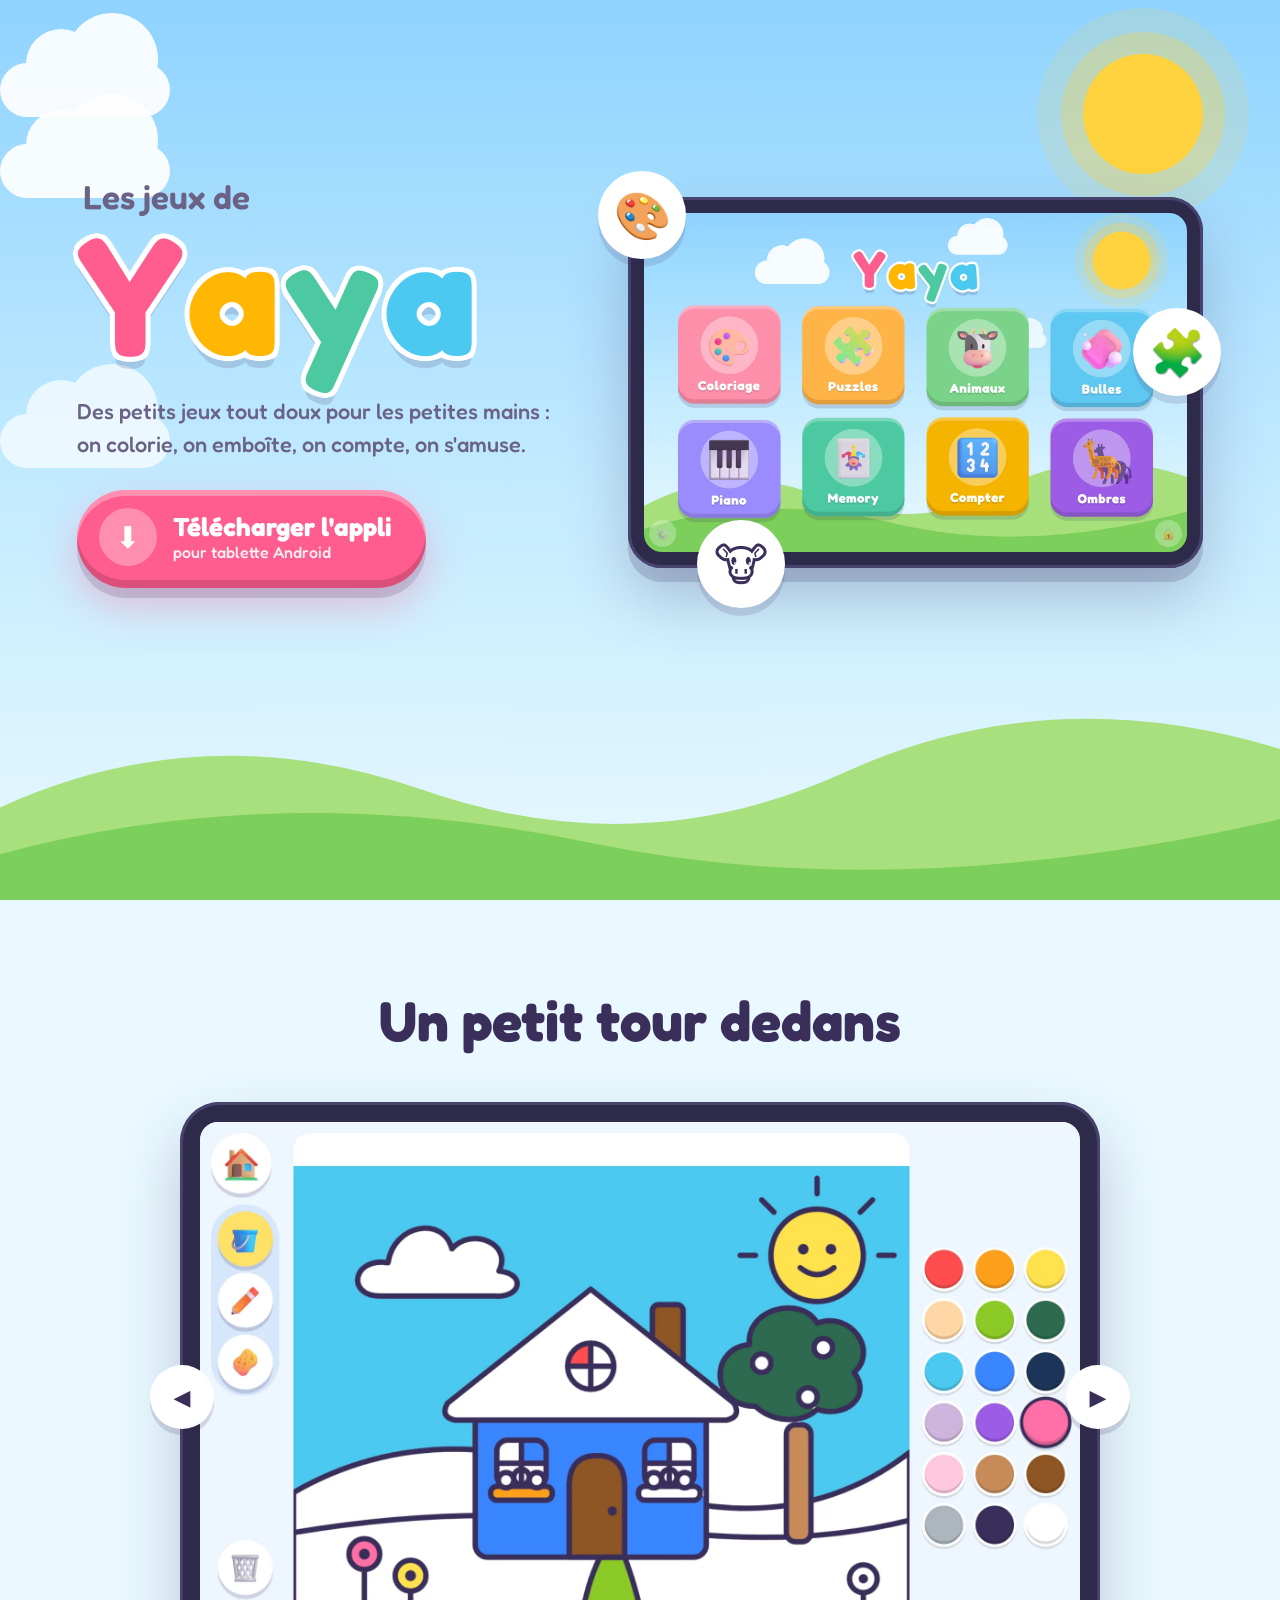
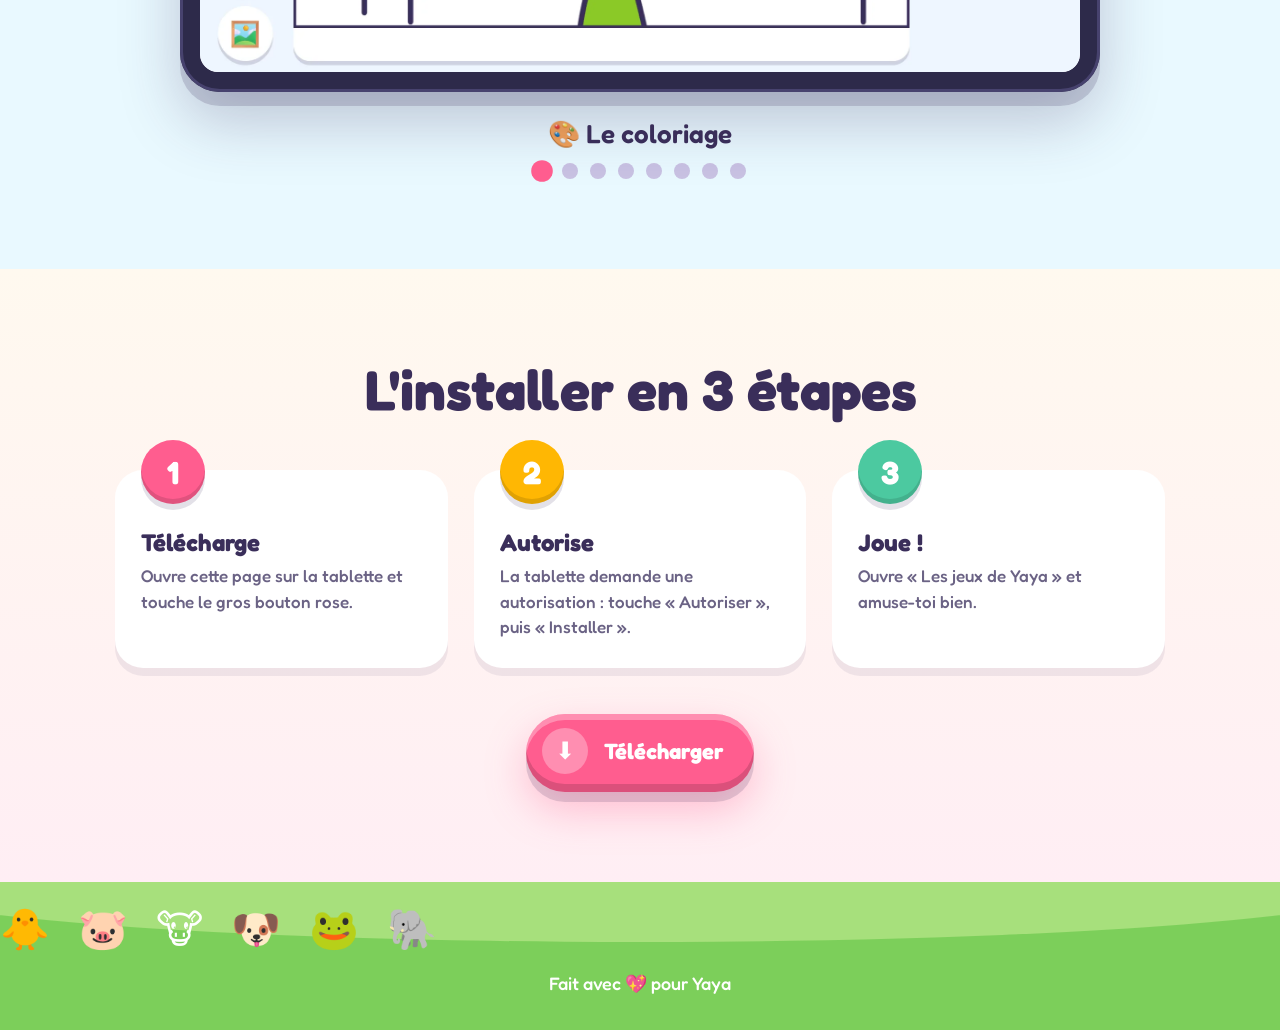
<file: site/index.html>
<!doctype html>
<html lang="fr">
<head>
  <meta charset="utf-8">
  <meta name="viewport" content="width=device-width, initial-scale=1">
  <title>Les jeux de Yaya · petits jeux tout doux pour Android</title>
  <meta name="description" content="Des petits jeux tout doux pour les 3 ans et plus : coloriage, puzzles, animaux, bulles, piano et memory.">
  <meta name="theme-color" content="#8fd3ff">
  <meta property="og:title" content="Les jeux de Yaya">
  <meta property="og:description" content="Des petits jeux tout doux pour les tout-petits, sur tablette.">
  <meta property="og:image" content="https://yaya.glaede.fr/img/menu.webp">
  <meta property="og:type" content="website">
  <link rel="icon" href="favicon.svg" type="image/svg+xml">
  <link rel="preload" href="fonts/fredoka.woff2" as="font" type="font/woff2" crossorigin>
  <link rel="stylesheet" href="style.css">
</head>
<body>
  <!-- Bulles qui montent en fond (créées par app.js) -->
  <div class="bubbles" aria-hidden="true"></div>

  <!-- =========================== Haut de page =========================== -->
  <header class="hero">
    <div class="sky" aria-hidden="true">
      <div class="sun"></div>
      <div class="cloud c1"></div>
      <div class="cloud c2"></div>
      <div class="cloud c3"></div>
    </div>

    <div class="hero-inner">
      <div class="hero-text">
        <p class="kicker">Les jeux de</p>
        <h1 class="name" aria-label="Yaya">
          <span style="--c:#ff5d8f;--i:0">Y</span><span style="--c:#ffb703;--i:1">a</span><span style="--c:#4cc9a0;--i:2">y</span><span style="--c:#4cc9f0;--i:3">a</span>
        </h1>
        <p class="tagline">Des petits jeux tout doux pour les petites mains&nbsp;:<br>on colorie, on emboîte, on compte, on s'amuse.</p>

        <a class="candy download" id="download" href="https://github.com/Glaede2/les-jeux-de-yaya/releases/latest/download/LesJeuxDeYaya.apk">
          <span class="candy-icon">⬇️</span>
          <span>
            <strong>Télécharger l'appli</strong>
            <small>pour tablette Android</small>
          </span>
        </a>
      </div>

      <div class="hero-device">
        <div class="tablet tilt">
          <img src="img/menu.webp" alt="L'écran d'accueil de l'appli : le prénom Yaya et les tuiles de jeux colorées" width="1920" height="1200">
        </div>
        <span class="sticker s1">🎨</span>
        <span class="sticker s2">🧩</span>
        <span class="sticker s3">🐮</span>
      </div>
    </div>

    <svg class="hills" viewBox="0 0 1000 200" preserveAspectRatio="none" aria-hidden="true">
      <path d="M0 120 Q160 40 330 105 T660 90 T1000 70 V200 H0 Z" fill="#a7e07c" />
      <path d="M0 160 Q220 95 460 150 T1000 130 V200 H0 Z" fill="#7ccf5a" />
    </svg>
  </header>

  <main>
    <!-- =========================== Captures =========================== -->
    <section class="section gallery" id="images">
      <h2 class="title">Un petit tour dedans</h2>
      <div class="viewer reveal">
        <div class="tablet big">
          <div class="slides" id="slides">
            <img src="img/coloriage.webp" alt="Le coloriage : une maison colorée, la palette de couleurs et les outils" data-caption="🎨 Le coloriage" width="1920" height="1200">
            <img src="img/puzzle.webp" alt="Le puzzle : le plateau avec le modèle en transparence et les pièces rangées sur les côtés" data-caption="🧩 Les puzzles" width="1920" height="1200" loading="lazy">
            <img src="img/animaux.webp" alt="Les animaux de la ferme, la vache dit Meuh" data-caption="🐮 Les animaux" width="1920" height="1200" loading="lazy">
            <img src="img/bulles.webp" alt="Des bulles de couleur qui montent dans l'eau" data-caption="🧼 Les bulles" width="1920" height="1200" loading="lazy">
            <img src="img/piano.webp" alt="Le piano aux huit touches de couleur" data-caption="🎹 Le piano" width="1920" height="1200" loading="lazy">
            <img src="img/memory.webp" alt="Le memory avec des cartes d'animaux" data-caption="🃏 Le memory" width="1920" height="1200" loading="lazy">
            <img src="img/compter.webp" alt="Le jeu pour compter : des objets à toucher et trois cartes avec des chiffres et des points" data-caption="🔢 Compter" width="1920" height="1200" loading="lazy">
            <img src="img/ombres.webp" alt="Le jeu des ombres : des animaux à glisser sur leur ombre" data-caption="🦒 Les ombres" width="1920" height="1200" loading="lazy">
          </div>
        </div>
        <button class="nav prev" id="prev" aria-label="Image précédente">◀</button>
        <button class="nav next" id="next" aria-label="Image suivante">▶</button>
      </div>
      <p class="caption" id="caption">🎨 Le coloriage</p>
      <div class="dots" id="dots"></div>
    </section>

    <!-- =========================== Installation =========================== -->
    <section class="section install" id="installer">
      <h2 class="title">L'installer en 3 étapes</h2>
      <ol class="steps">
        <li class="step reveal" style="--c:#ff5d8f"><b>1</b><h3>Télécharge</h3><p>Ouvre cette page sur la tablette et touche le gros bouton rose.</p></li>
        <li class="step reveal" style="--c:#ffb703"><b>2</b><h3>Autorise</h3><p>La tablette demande une autorisation : touche « Autoriser », puis « Installer ».</p></li>
        <li class="step reveal" style="--c:#4cc9a0"><b>3</b><h3>Joue !</h3><p>Ouvre « Les jeux de Yaya » et amuse-toi bien.</p></li>
      </ol>
      <a class="candy download small" href="https://github.com/Glaede2/les-jeux-de-yaya/releases/latest/download/LesJeuxDeYaya.apk">
        <span class="candy-icon">⬇️</span><span><strong>Télécharger</strong></span>
      </a>
    </section>
  </main>

  <!-- =========================== Bas de page =========================== -->
  <footer class="footer">
    <div class="parade" aria-hidden="true">
      <span>🐥</span><span>🐷</span><span>🐮</span><span>🐶</span><span>🐸</span><span>🐘</span>
    </div>
    <p>Fait avec 💖 pour Yaya</p>
  </footer>

  <canvas id="confetti" aria-hidden="true"></canvas>
  <script src="app.js"></script>
</body>
</html>
</file>
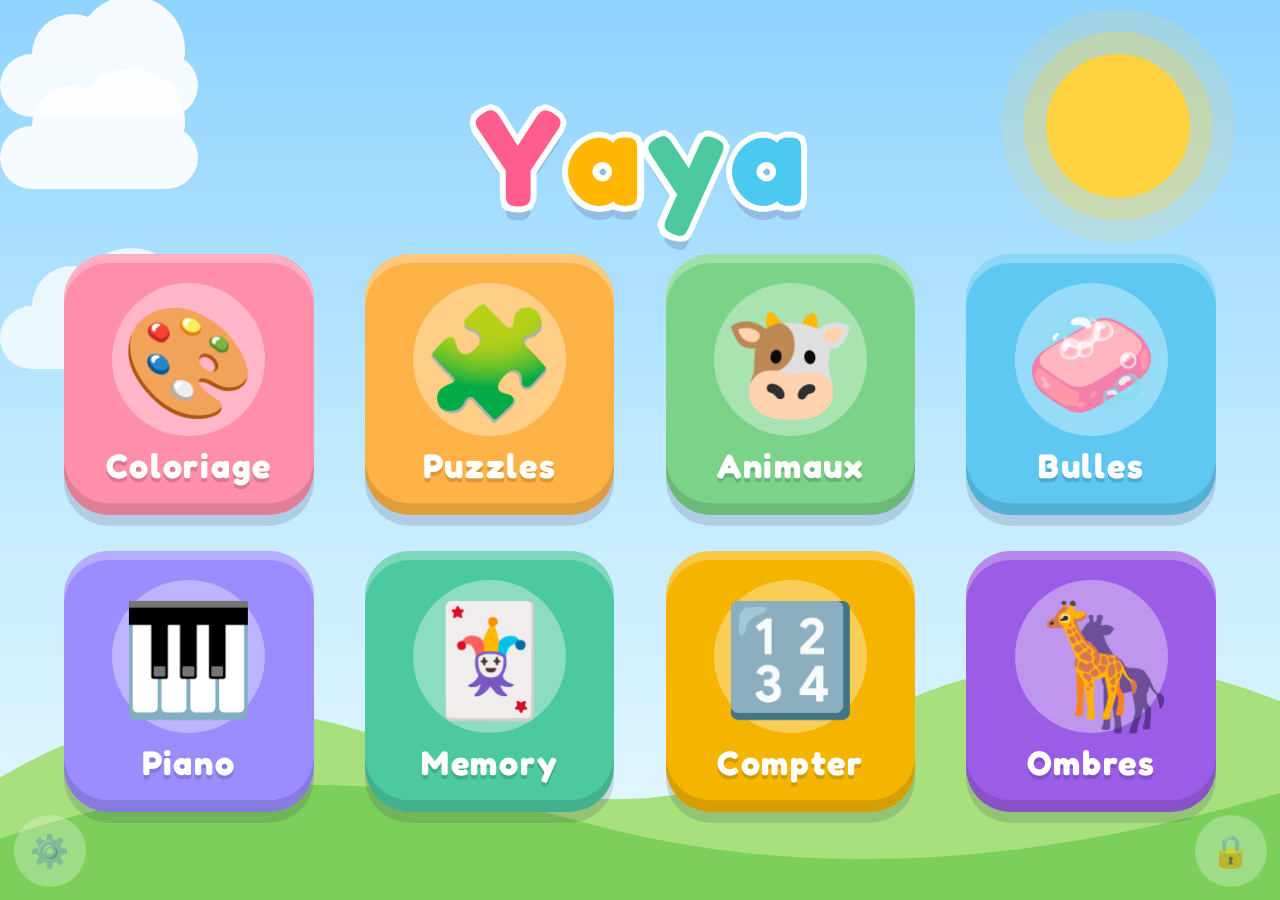
<file: app/src/main/assets/www/index.html>
<!doctype html>
<html lang="fr">
<head>
  <meta charset="utf-8">
  <meta name="viewport" content="width=device-width, initial-scale=1, maximum-scale=1, user-scalable=no">
  <title>Les jeux de Yaya</title>
  <link rel="stylesheet" href="css/style.css">
</head>
<body>
  <!-- Menu principal -->
  <div id="menu" class="screen">
    <!-- Décor : soleil, nuages qui passent, collines -->
    <div class="scene">
      <div class="sun"></div>
      <div class="cloud c1"></div>
      <div class="cloud c2"></div>
      <div class="cloud c3"></div>
      <svg class="hills" viewBox="0 0 1000 200" preserveAspectRatio="none">
        <path d="M0 120 Q160 40 330 105 T660 90 T1000 70 V200 H0 Z" fill="#a7e07c" />
        <path d="M0 160 Q220 95 460 150 T1000 130 V200 H0 Z" fill="#7ccf5a" />
      </svg>
    </div>
    <!-- Le prénom, une lettre de couleur par lettre (construit dans core.js) -->
    <h1 id="title"></h1>
    <div id="tiles"></div>
    <!-- Réservé aux parents : maintenir 3 secondes -->
    <div id="gear" class="hold-btn" title="Maintenir 3 secondes : espace parents"><span>⚙️</span><i></i></div>
    <div id="lock" class="hold-btn" title="Maintenir 3 secondes pour quitter"><span>🔒</span><i></i></div>
  </div>

  <!-- Écran de jeu -->
  <div id="game" class="screen hidden">
    <div id="game-root"></div>
    <button id="home" class="round-btn" aria-label="Menu">🏠</button>
  </div>

  <!-- Confettis par-dessus tout -->
  <canvas id="fx"></canvas>

  <script src="js/voice-index.js"></script>
  <script src="js/core.js"></script>
  <script src="js/store.js"></script>
  <script src="js/drawings.js"></script>
  <script src="js/games/coloring.js"></script>
  <script src="js/games/puzzle.js"></script>
  <script src="js/games/animals.js"></script>
  <script src="js/games/bubbles.js"></script>
  <script src="js/games/piano.js"></script>
  <script src="js/games/memory.js"></script>
  <script src="js/games/count.js"></script>
  <script src="js/games/shadows.js"></script>
  <script src="js/admin.js"></script>
  <script>App.boot();</script>
</body>
</html>
</file>
<file: site/style.css>
/* Les jeux de Yaya : site de téléchargement.
   Même direction artistique que l'appli : ciel, collines, police Fredoka, boutons bonbon. */
@font-face {
  font-family: 'Fredoka';
  src: url(fonts/fredoka.woff2) format('woff2');
  font-weight: 300 700;
  font-display: swap;
}

:root {
  --ink: #3a2e5a;
  --ink-soft: #6b6385;
  --pink: #ff5d8f;
  --yellow: #ffb703;
  --green: #4cc9a0;
  --blue: #4cc9f0;
  --violet: #9b5de5;
  --sky1: #8fd3ff;
  --sky2: #c4ebff;
  --sky3: #e9f9ff;
  --grass: #7ccf5a;
  --grass-light: #a7e07c;
  --cream: #fff9ef;
}

* { box-sizing: border-box; margin: 0; padding: 0; }
html { scroll-behavior: smooth; }
body {
  font-family: 'Fredoka', system-ui, sans-serif;
  color: var(--ink);
  background: var(--cream);
  overflow-x: hidden;
  -webkit-font-smoothing: antialiased;
}
a { color: inherit; }
img { display: block; max-width: 100%; height: auto; }

/* ---------------------------------------------------------------- Bulles de fond */
.bubbles {
  position: fixed;
  inset: 0;
  pointer-events: none;
  z-index: 0;
  overflow: hidden;
}
.bubbles span {
  position: absolute;
  bottom: -120px;
  border-radius: 50%;
  background: radial-gradient(circle at 32% 30%, rgba(255, 255, 255, .95) 0 12%, var(--c) 13% 70%, rgba(255, 255, 255, .4) 100%);
  opacity: .35;
  animation: rise linear infinite;
}
@keyframes rise {
  0% { transform: translate(0, 0); }
  50% { transform: translate(30px, -55vh); }
  100% { transform: translate(-10px, -115vh); }
}

/* ---------------------------------------------------------------- Haut de page */
.hero {
  position: relative;
  z-index: 1;
  min-height: 100vh;
  padding: 7vh 6vw 22vh;
  display: flex;
  align-items: center;
  background: linear-gradient(var(--sky1) 0%, var(--sky2) 55%, var(--sky3) 100%);
  overflow: hidden;
}
.sky { position: absolute; inset: 0; pointer-events: none; }
.sun {
  position: absolute;
  right: 6vw;
  top: 6vh;
  width: 120px;
  height: 120px;
  border-radius: 50%;
  background: #ffd23f;
  box-shadow: 0 0 0 22px rgba(255, 210, 63, .3), 0 0 0 46px rgba(255, 210, 63, .14);
  animation: sun 5s ease-in-out infinite;
}
@keyframes sun { 50% { transform: scale(1.08); } }
.cloud {
  position: absolute;
  left: 0;
  width: 170px;
  height: 54px;
  border-radius: 54px;
  background: #fff;
  opacity: .92;
  animation: drift linear infinite;
}
.cloud::before, .cloud::after { content: ''; position: absolute; border-radius: 50%; background: #fff; }
.cloud::before { width: 70px; height: 70px; left: 26px; top: -34px; }
.cloud::after { width: 92px; height: 92px; left: 66px; top: -50px; }
.c1 { top: 16vh; animation-duration: 60s; animation-delay: -12s; }
.c2 { top: 46vh; --s: .6; animation-duration: 85s; animation-delay: -50s; opacity: .7; }
.c3 { top: 7vh; --s: .8; animation-duration: 72s; animation-delay: -36s; }
@keyframes drift {
  from { transform: translateX(-220px) scale(var(--s, 1)); }
  to { transform: translateX(calc(100vw + 40px)) scale(var(--s, 1)); }
}
.hills {
  position: absolute;
  left: 0;
  bottom: -1px;
  width: 100%;
  height: 26vh;
  pointer-events: none;
}

.hero-inner {
  position: relative;
  width: 100%;
  max-width: 1200px;
  margin: 0 auto;
  display: grid;
  grid-template-columns: 1fr 1.15fr;
  align-items: center;
  gap: 4vw;
}
.kicker {
  font-size: clamp(22px, 2.6vw, 34px);
  font-weight: 600;
  color: var(--ink-soft);
  margin-bottom: -6px;
  padding-left: 6px;
}
.name {
  display: flex;
  gap: 4px;
  font-size: clamp(96px, 13vw, 190px);
  font-weight: 700;
  line-height: 1;
  cursor: pointer;
  user-select: none;
}
.name span {
  display: inline-block;
  color: var(--c);
  text-shadow:
    5px 0 #fff, -5px 0 #fff, 0 5px #fff, 0 -5px #fff,
    4px 4px #fff, -4px 4px #fff, 4px -4px #fff, -4px -4px #fff,
    0 12px 0 rgba(58, 46, 90, .16);
  animation: wave 2.6s ease-in-out infinite;
  animation-delay: calc(var(--i) * -.3s);
}
.name span.pop { animation: pop .5s ease-out; }
@keyframes wave {
  0%, 100% { transform: translateY(0) rotate(-4deg); }
  50% { transform: translateY(-12px) rotate(4deg); }
}
@keyframes pop {
  40% { transform: scale(1.3) translateY(-16px); }
}
.tagline {
  margin: 18px 0 30px;
  font-size: clamp(18px, 1.7vw, 23px);
  line-height: 1.5;
  color: var(--ink-soft);
  max-width: 30em;
}

/* Bouton bonbon */
.candy {
  display: inline-flex;
  align-items: center;
  gap: 16px;
  padding: 18px 34px 22px 22px;
  border-radius: 999px;
  background: var(--pink);
  color: #fff;
  text-decoration: none;
  box-shadow:
    inset 0 -8px 0 rgba(0, 0, 0, .14),
    inset 0 6px 0 rgba(255, 255, 255, .3),
    0 10px 0 rgba(58, 46, 90, .16),
    0 18px 40px rgba(255, 93, 143, .35);
  transition: transform .15s ease;
  animation: wiggle 5s ease-in-out infinite;
}
.candy:hover { transform: translateY(-3px) scale(1.03); }
.candy:active { transform: translateY(4px) scale(.97); }
.candy strong { display: block; font-size: 26px; font-weight: 700; line-height: 1.1; }
.candy small { display: block; font-size: 16px; opacity: .9; }
.candy-icon {
  width: 58px;
  height: 58px;
  border-radius: 50%;
  background: rgba(255, 255, 255, .3);
  display: grid;
  place-items: center;
  font-size: 30px;
}
@keyframes wiggle {
  0%, 88%, 100% { rotate: 0deg; }
  91% { rotate: -3deg; }
  94% { rotate: 3deg; }
  97% { rotate: -1.5deg; }
}

/* Tablette */
.hero-device { position: relative; }
.tablet {
  position: relative;
  padding: 16px;
  border-radius: 34px;
  background: #2d2a4a;
  box-shadow:
    inset 0 0 0 3px #47426e,
    0 14px 0 rgba(58, 46, 90, .18),
    0 30px 60px rgba(58, 46, 90, .25);
}
.tablet img, .tablet .slides { border-radius: 18px; overflow: hidden; }
.tablet::after { /* petite caméra */
  content: '';
  position: absolute;
  top: 50%;
  right: 6px;
  width: 6px;
  height: 6px;
  margin-top: -3px;
  border-radius: 50%;
  background: #5b5585;
}
.tilt { animation: floaty 6s ease-in-out infinite; }
@keyframes floaty {
  0%, 100% { transform: rotate(-3deg) translateY(0); }
  50% { transform: rotate(-1deg) translateY(-14px); }
}
.sticker {
  position: absolute;
  width: 88px;
  height: 88px;
  border-radius: 50%;
  background: #fff;
  display: grid;
  place-items: center;
  font-size: 46px;
  box-shadow: 0 8px 0 rgba(58, 46, 90, .14);
  animation: bob 4s ease-in-out infinite;
}
.s1 { left: -30px; top: -26px; }
.s2 { right: -18px; top: 30%; animation-delay: -1.3s; }
.s3 { left: 12%; bottom: -40px; animation-delay: -2.6s; }
@keyframes bob { 50% { transform: translateY(-14px) rotate(8deg); } }

/* ---------------------------------------------------------------- Sections */
main { position: relative; z-index: 1; }
.section { padding: 90px 6vw; }
.title {
  text-align: center;
  font-size: clamp(34px, 4.4vw, 56px);
  font-weight: 700;
  line-height: 1.1;
}
/* Galerie */
.gallery { background: var(--sky3); }
.viewer {
  position: relative;
  max-width: 920px;
  margin: 50px auto 0;
}
.tablet.big { padding: 20px; border-radius: 40px; }
.slides { position: relative; aspect-ratio: 16 / 10; background: #fff; }
.slides img {
  position: absolute;
  inset: 0;
  width: 100%;
  height: 100%;
  object-fit: cover;
  opacity: 0;
  transform: scale(1.04);
  transition: opacity .6s ease, transform .8s ease;
}
.slides img.on { opacity: 1; transform: scale(1); }
.nav {
  position: absolute;
  top: 50%;
  width: 64px;
  height: 64px;
  margin-top: -32px;
  border: none;
  border-radius: 50%;
  background: #fff;
  color: var(--ink);
  font: inherit;
  font-size: 22px;
  cursor: pointer;
  box-shadow: 0 6px 0 rgba(58, 46, 90, .16);
  transition: transform .15s;
}
.nav:hover { transform: scale(1.1); }
.nav:active { transform: scale(.92); }
.prev { left: -30px; }
.next { right: -30px; }
.caption { text-align: center; margin-top: 26px; font-size: 26px; font-weight: 600; }
.dots { display: flex; justify-content: center; gap: 12px; margin-top: 14px; }
.dots button {
  width: 16px;
  height: 16px;
  border: none;
  border-radius: 50%;
  background: #c9c2e3;
  cursor: pointer;
  transition: transform .2s, background .2s;
}
.dots button.on { background: var(--pink); transform: scale(1.35); }

/* Installation */
.install { background: linear-gradient(var(--cream), #ffeef4); text-align: center; }
.steps {
  list-style: none;
  max-width: 1050px;
  margin: 50px auto 46px;
  display: grid;
  grid-template-columns: repeat(3, 1fr);
  gap: 26px;
  text-align: left;
}
.step {
  position: relative;
  padding: 58px 26px 28px;
  border-radius: 28px;
  background: #fff;
  box-shadow: 0 8px 0 rgba(58, 46, 90, .08);
}
.step b {
  position: absolute;
  top: -30px;
  left: 26px;
  width: 64px;
  height: 64px;
  border-radius: 50%;
  background: var(--c);
  color: #fff;
  display: grid;
  place-items: center;
  font-size: 32px;
  box-shadow: inset 0 -5px 0 rgba(0, 0, 0, .12), 0 6px 0 rgba(58, 46, 90, .14);
}
.step h3 { font-size: 24px; font-weight: 700; }
.step p { margin-top: 6px; font-size: 17px; line-height: 1.5; color: var(--ink-soft); }
.candy.small { padding: 14px 30px 18px 16px; }
.candy.small strong { font-size: 22px; }
.candy.small .candy-icon { width: 46px; height: 46px; font-size: 24px; }

/* Bas de page */
.footer {
  position: relative;
  z-index: 1;
  padding: 90px 6vw 36px;
  text-align: center;
  background: var(--grass);
  color: #fff;
  font-size: 18px;
  overflow: hidden;
}
.footer::before { /* une colline qui déborde */
  content: '';
  position: absolute;
  left: -10%;
  right: -10%;
  top: -60px;
  height: 120px;
  border-radius: 50%;
  background: var(--grass-light);
}
.footer p { position: relative; }
.footer a { font-weight: 700; }
.parade {
  position: absolute;
  left: 0;
  top: 22px;
  display: flex;
  gap: 28px;
  font-size: 40px;
  animation: parade 26s linear infinite;
}
.parade span { display: inline-block; animation: hop .5s ease-in-out infinite alternate; }
.parade span:nth-child(odd) { animation-delay: -.25s; }
@keyframes parade {
  from { transform: translateX(-420px); }
  to { transform: translateX(100vw); }
}
@keyframes hop { to { transform: translateY(-10px); } }

/* Apparition au défilement */
.reveal { opacity: 0; transform: translateY(40px) scale(.96); transition: opacity .6s ease, transform .6s cubic-bezier(.3, 1.4, .5, 1); }
.reveal.seen { opacity: 1; transform: none; }

#confetti { position: fixed; inset: 0; width: 100%; height: 100%; pointer-events: none; z-index: 50; }

/* ---------------------------------------------------------------- Petits écrans */
@media (max-width: 900px) {
  .hero { padding-top: 40px; }
  .hero-inner { grid-template-columns: 1fr; text-align: center; }
  .name { justify-content: center; }
  .tagline { margin-left: auto; margin-right: auto; }
  .hero-device { max-width: 560px; margin: 20px auto 0; width: 100%; }
  .steps { grid-template-columns: 1fr 1fr; }
  .steps { gap: 50px 26px; }
  .sun { width: 80px; height: 80px; }
  .prev { left: -12px; }
  .next { right: -12px; }
}
@media (max-width: 600px) {
  .section { padding: 70px 18px; }
  .hero { padding: 30px 18px 18vh; }
  .steps { grid-template-columns: 1fr; }
  .candy { padding: 14px 26px 18px 14px; }
  .candy strong { font-size: 22px; }
  .sticker { width: 64px; height: 64px; font-size: 32px; }
  .s1 { left: -8px; }
  .s2 { right: -6px; }
  .nav { width: 48px; height: 48px; margin-top: -24px; font-size: 16px; }
  .prev { left: -8px; }
  .next { right: -8px; }
}

/* Moins d'animations pour qui le demande */
@media (prefers-reduced-motion: reduce) {
  *, *::before, *::after { animation: none !important; transition: none !important; }
  .reveal { opacity: 1; transform: none; }
  .slides img.on { transform: none; }
}
</file>
<file: app/src/main/assets/www/css/style.css>
/* ---------- Base : plein écran, pas de sélection, pas de zoom ---------- */
/* Police ronde Fredoka (licence SIL OFL), incluse dans l'appli : pas besoin d'Internet */
@font-face {
  font-family: 'Fredoka';
  src: url(../fonts/fredoka.woff2) format('woff2');
  font-weight: 300 700;
  font-display: block;
}
:root {
  --bg: #fff7e8;
  --ink: #3a2e5a;
  --shadow: 0 6px 0 rgba(58, 46, 90, .18);
}
* {
  box-sizing: border-box;
  margin: 0;
  padding: 0;
  -webkit-user-select: none;
  user-select: none;
  -webkit-tap-highlight-color: transparent;
  -webkit-touch-callout: none;
  touch-action: none;
}
html, body {
  width: 100%;
  height: 100%;
  overflow: hidden;
  background: var(--bg);
  color: var(--ink);
  font-family: 'Fredoka', "Comic Sans MS", "Roboto", sans-serif;
  overscroll-behavior: none;
}
button {
  border: none;
  font: inherit;
  color: inherit;
  background: none;
  cursor: pointer;
}
.screen {
  position: fixed;
  left: 0; top: 0; right: 0; bottom: 0;
}
.hidden { display: none !important; }

/* ---------- Menu ---------- */
#menu {
  display: flex;
  flex-direction: column;
  align-items: center;
  justify-content: center;
  overflow: hidden;
  background: linear-gradient(#8fd3ff 0%, #c4ebff 55%, #e9f9ff 100%);
}

/* Décor (animations légères : seulement des déplacements, gérés par la carte graphique) */
.scene {
  position: absolute;
  left: 0; top: 0; right: 0; bottom: 0;
  pointer-events: none;
}
.sun {
  position: absolute;
  right: 7vw;
  top: 6vh;
  width: 16vh;
  height: 16vh;
  border-radius: 50%;
  background: #ffd23f;
  box-shadow: 0 0 0 2.5vh rgba(255, 210, 63, .3), 0 0 0 5vh rgba(255, 210, 63, .14);
  animation: sun 5s ease-in-out infinite;
}
@keyframes sun {
  50% { transform: scale(1.07); }
}
.cloud {
  position: absolute;
  left: 0;
  width: 22vh;
  height: 7vh;
  border-radius: 7vh;
  background: #fff;
  opacity: .9;
  animation: drift linear infinite;
}
.cloud::before, .cloud::after {
  content: '';
  position: absolute;
  border-radius: 50%;
  background: #fff;
}
.cloud::before { width: 9vh; height: 9vh; left: 3.5vh; top: -4.5vh; }
.cloud::after { width: 12vh; height: 12vh; left: 8.5vh; top: -6.5vh; }
.c1 { top: 14vh; animation-duration: 70s; animation-delay: -20s; }
.c2 { top: 34vh; --s: .65; animation-duration: 95s; animation-delay: -60s; opacity: .75; }
.c3 { top: 6vh; --s: .8; animation-duration: 80s; animation-delay: -45s; }
@keyframes drift {
  from { transform: translateX(-30vh) scale(var(--s, 1)); }
  to { transform: translateX(calc(100vw + 10vh)) scale(var(--s, 1)); }
}
.hills {
  position: absolute;
  left: 0;
  bottom: 0;
  width: 100%;
  height: 34vh;
}

/* Le prénom : grosses lettres de couleur avec un contour blanc, qui ondulent */
#title {
  position: relative;
  display: flex;
  gap: .6vh;
  margin: 0 0 3.5vh;
  font-size: 15vh;
  font-weight: 700;
  line-height: 1;
}
#title .letter {
  display: inline-block;
  color: var(--c);
  text-shadow:
    .7vh 0 #fff, -.7vh 0 #fff, 0 .7vh #fff, 0 -.7vh #fff,
    .5vh .5vh #fff, -.5vh .5vh #fff, .5vh -.5vh #fff, -.5vh -.5vh #fff,
    0 1.6vh 0 rgba(58, 46, 90, .18);
  animation: wave 2.6s ease-in-out infinite;
  animation-delay: calc(var(--i) * -.3s);
}
#title .letter.pop { animation: letterPop .5s ease-out; }
@keyframes wave {
  0%, 100% { transform: translateY(0) rotate(-4deg); }
  50% { transform: translateY(-1.6vh) rotate(4deg); }
}
@keyframes letterPop {
  0% { transform: scale(1); }
  40% { transform: scale(1.35) translateY(-2vh); }
  100% { transform: scale(1); }
}

/* Tuiles des jeux : boutons bonbon qui flottent doucement */
#tiles {
  position: relative;
  display: grid;
  grid-template-columns: repeat(3, 1fr);
  gap: 4vh 4vw;
  width: min(90vw, 140vh);
}
.tile {
  height: 29vh;
  animation: float 4s ease-in-out infinite;
  animation-delay: calc(var(--i) * -.7s);
}
@keyframes float {
  50% { transform: translateY(-1vh); }
}
.tile-body {
  height: 100%;
  border-radius: 5vh;
  background: var(--c);
  box-shadow:
    inset 0 -1.3vh 0 rgba(0, 0, 0, .12),
    inset 0 1vh 0 rgba(255, 255, 255, .28),
    0 1.2vh 0 rgba(58, 46, 90, .16);
  display: flex;
  flex-direction: column;
  align-items: center;
  justify-content: center;
  transition: transform .12s;
}
.tile.pressed .tile-body { transform: scale(.92); }
.tile .icon-wrap {
  width: 17vh;
  height: 17vh;
  border-radius: 50%;
  background: rgba(255, 255, 255, .35);
  display: flex;
  align-items: center;
  justify-content: center;
}
.tile .icon { font-size: 12vh; line-height: 1; }
.tile .label {
  margin-top: 1vh;
  font-size: 3.8vh;
  font-weight: 700;
  color: #fff;
  letter-spacing: .05em;
  text-shadow: 0 .4vh 0 rgba(0, 0, 0, .15);
}

/* Boutons parents (à maintenir 3 s) : réglages à gauche, sortie à droite */
#gear { left: 1.5vh; }
#lock { right: 1.5vh; }
.hold-btn {
  position: absolute;
  bottom: 1.5vh;
  width: 8vh;
  height: 8vh;
  border-radius: 50%;
  display: flex;
  align-items: center;
  justify-content: center;
  font-size: 3.5vh;
  background: rgba(255, 255, 255, .45);
  opacity: .6;
  overflow: hidden;
}
.hold-btn i {
  position: absolute;
  left: 0; bottom: 0;
  width: 100%;
  height: 0;
  background: rgba(255, 111, 145, .5);
}
.hold-btn.holding { opacity: 1; }
.hold-btn.holding i { height: 100%; transition: height 3s linear; }
/* Bulle d'aide pour les parents (appui trop court sur ⚙️ ou 🔒) */
.parent-tip {
  position: absolute;
  bottom: 11vh;
  max-width: 46vh;
  padding: 1.6vh 2.2vh;
  border-radius: 2vh;
  background: #3a2e5a;
  color: #fff;
  font-size: 2.6vh;
  line-height: 1.35;
  opacity: 0;
  transform: translateY(1vh);
  transition: opacity .25s, transform .25s;
  pointer-events: none;
  z-index: 5;
}
.parent-tip.left { left: 1.5vh; }
.parent-tip.right { right: 1.5vh; }
.parent-tip.show { opacity: 1; transform: none; }
#tiles.small .tile { height: 24vh; }
#tiles.small .tile .icon-wrap { width: 13vh; height: 13vh; }
#tiles.small .tile .icon { font-size: 9vh; }

/* ---------- Écran de jeu ---------- */
#game-root {
  position: absolute;
  left: 0; top: 0; right: 0; bottom: 0;
  overflow: hidden;
}
.round-btn {
  width: 11vh;
  height: 11vh;
  border-radius: 50%;
  background: #fff;
  box-shadow: var(--shadow);
  font-size: 6vh;
  line-height: 11vh;
  text-align: center;
  transition: transform .12s;
}
.round-btn:active { transform: scale(.9); }
.round-btn.on { background: #ffe066; }
#home {
  position: absolute;
  left: 2vh;
  top: 2vh;
  z-index: 50;
}

#fx {
  position: fixed;
  left: 0; top: 0;
  width: 100%;
  height: 100%;
  pointer-events: none;
  z-index: 100;
}

/* Animation commune : rebond */
@keyframes bounce {
  0% { transform: scale(1); }
  30% { transform: scale(1.25) rotate(-6deg); }
  55% { transform: scale(.92) rotate(4deg); }
  80% { transform: scale(1.06); }
  100% { transform: scale(1); }
}
.bounce { animation: bounce .6s ease-out; }

/* ---------- Coloriage ---------- */
.coloring {
  position: absolute;
  left: 0; top: 0; right: 0; bottom: 0;
  display: flex;
  background: #eef6ff;
}
.coloring .stage {
  position: relative;
  flex: 1;
  margin: 2vh 0 2vh 17vh;
}
.coloring canvas {
  position: absolute;
  left: 0; top: 0;
  width: 100%;
  height: 100%;
  border-radius: 3vh;
  background: #fff;
  box-shadow: var(--shadow);
}
.coloring .side {
  width: 31vh;
  display: flex;
  flex-direction: column;
  align-items: center;
  justify-content: center;
  padding: 1vh 0;
}
.palette {
  display: grid;
  grid-template-columns: repeat(3, 1fr);
  gap: 1.3vh;
}
.swatch {
  width: 8vh;
  height: 8vh;
  border-radius: 50%;
  box-shadow: inset 0 -4px 0 rgba(0, 0, 0, .15), 0 3px 0 rgba(0, 0, 0, .12);
  border: .5vh solid #fff;
  transition: transform .12s;
}
.swatch.on { transform: scale(1.2); border-color: var(--ink); }
.tools {
  position: absolute;
  left: 2vh;
  top: 15vh;
  bottom: 2vh;
  display: flex;
  flex-direction: column;
  align-items: center;
  gap: 2vh;
}
.tools .round-btn { width: 10vh; height: 10vh; line-height: 10vh; font-size: 5vh; }
/* Pot, crayon et gomme regroupés dans une même boîte */
.toolgroup {
  display: flex;
  flex-direction: column;
  gap: 1.2vh;
  padding: 1.2vh;
  border-radius: 7vh;
  background: #d6e6fb;
}
.tools .spacer { flex: 1; }

/* ---------- Puzzle ---------- */
.puzzle {
  position: absolute;
  left: 0; top: 0; right: 0; bottom: 0;
  /* une table en bois clair */
  background:
    repeating-linear-gradient(90deg, rgba(255, 255, 255, .06) 0 2px, transparent 2px 9vh),
    linear-gradient(#e9c9a0, #ddb68a);
}
.puzzle canvas {
  position: absolute;
  left: 0; top: 0;
  width: 100%;
  height: 100%;
}
.bar {
  position: absolute;
  top: 2vh;
  right: 2vh;
  display: flex;
  align-items: center;
  gap: 2vh;
  z-index: 10;
}
/* Choix du nombre de pièces */
.chips {
  display: flex;
  align-items: center;
  gap: .8vh;
  height: 11vh;
  padding: 0 1.2vh;
  border-radius: 6vh;
  background: rgba(255, 255, 255, .55);
}
.chips-icon { font-size: 5vh; padding: 0 .8vh; }
.chip {
  min-width: 8.5vh;
  height: 8.5vh;
  padding: 0 .9vh;
  border-radius: 5vh;
  background: #fff;
  box-shadow: 0 4px 0 rgba(58, 46, 90, .18);
  font-size: 4vh;
  font-weight: bold;
}
.chip.on {
  background: #3a2e5a;
  transform: translateY(2px);
  box-shadow: 0 2px 0 rgba(58, 46, 90, .25);
}
/* Petite grille de pièces dans chaque bouton de difficulté */
.chip .mini {
  display: grid;
  gap: .35vh;
  width: 7vh;
  height: 5.2vh;
  margin: 0 auto;
}
.chip .mini span { border-radius: .5vh; }
.puzzle-progress {
  position: absolute;
  top: 3.5vh;
  left: 16vh;
  padding: 1vh 2.4vh;
  border-radius: 5vh;
  background: rgba(255, 255, 255, .7);
  font-size: 4vh;
  font-weight: bold;
  z-index: 10;
}

/* ---------- Animaux ---------- */
.animals {
  position: absolute;
  left: 0; top: 0; right: 0; bottom: 0;
  display: flex;
  align-items: center;
  justify-content: center;
}
.animals .grid {
  display: grid;
  grid-template-columns: repeat(3, 1fr);
  gap: 4vh 5vw;
}
.animal {
  position: relative;
  width: 36vh;
  height: 36vh;
  border-radius: 50%;
  background: rgba(255, 255, 255, .75);
  box-shadow: var(--shadow);
  font-size: 22vh;
  line-height: 36vh;
  text-align: center;
}
.bubble-say {
  position: absolute;
  left: 50%;
  top: -6vh;
  transform: translateX(-50%);
  background: #fff;
  border-radius: 4vh;
  padding: .8vh 2.5vh;
  font-size: 4.5vh;
  line-height: 1.3;
  font-weight: bold;
  white-space: nowrap;
  box-shadow: var(--shadow);
  animation: sayIn .25s ease-out;
  pointer-events: none;
  z-index: 5;
}
@keyframes sayIn {
  from { transform: translateX(-50%) scale(.3); opacity: 0; }
  to { transform: translateX(-50%) scale(1); opacity: 1; }
}
.nav-btn {
  position: absolute;
  top: 50%;
  margin-top: -6vh;
  width: 12vh;
  height: 12vh;
  line-height: 12vh;
}
.nav-btn.left { left: 2vh; }
.nav-btn.right { right: 2vh; }
/* Points qui montrent la page en cours */
.page-dots {
  position: absolute;
  left: 0; right: 0;
  bottom: 2.5vh;
  display: flex;
  justify-content: center;
  gap: 1.6vh;
}
.page-dots span {
  width: 2.2vh;
  height: 2.2vh;
  border-radius: 50%;
  background: rgba(255, 255, 255, .6);
}
.page-dots span.on { background: #3a2e5a; }

/* ---------- Bulles ---------- */
.bubbles {
  position: absolute;
  left: 0; top: 0; right: 0; bottom: 0;
  background: linear-gradient(#7fd4ff, #2f8fd8);
}
.bubbles canvas {
  position: absolute;
  left: 0; top: 0;
  width: 100%;
  height: 100%;
}

/* ---------- Piano ---------- */
.piano {
  position: absolute;
  left: 0; top: 0; right: 0; bottom: 0;
  background: #2d2a4a;
  display: flex;
  padding: 16vh 2vh 2vh;
  gap: 1.2vh;
}
.key {
  flex: 1;
  border-radius: 2vh 2vh 4vh 4vh;
  box-shadow: inset 0 -2.5vh 0 rgba(0, 0, 0, .18);
  display: flex;
  align-items: flex-end;
  justify-content: center;
  padding-bottom: 5vh;
  font-size: 8vh;
  transition: transform .08s, filter .08s;
  transform-origin: top center;
}
.key.down {
  transform: scaleY(.97);
  filter: brightness(1.25);
  box-shadow: inset 0 -1vh 0 rgba(0, 0, 0, .18);
}
.flying-note {
  position: absolute;
  font-size: 7vh;
  pointer-events: none;
  animation: fly 1.2s ease-out forwards;
}
@keyframes fly {
  from { transform: translateY(0) scale(.6); opacity: 1; }
  to { transform: translateY(-45vh) scale(1.3) rotate(20deg); opacity: 0; }
}
.piano .bar { top: 2.5vh; }

/* ---------- Memory ---------- */
.memory {
  position: absolute;
  left: 0; top: 0; right: 0; bottom: 0;
  background: #e9ffe6;
  display: flex;
  align-items: center;
  justify-content: center;
}
.memory .grid {
  display: grid;
  gap: var(--gap, 3vh);
  margin-top: 12vh; /* laisse la place à la barre de difficulté */
}
/* Taille des cartes calculée par le jeu selon le niveau (--cw, --ch) */
.card {
  position: relative;
  width: var(--cw, 26vh);
  height: var(--ch, 32vh);
  perspective: 600px;
}
.card .face {
  position: absolute;
  left: 0; top: 0; right: 0; bottom: 0;
  border-radius: 3vh;
  box-shadow: var(--shadow);
  display: flex;
  align-items: center;
  justify-content: center;
  -webkit-backface-visibility: hidden;
  backface-visibility: hidden;
  transition: transform .35s;
}
.card .back {
  background: repeating-linear-gradient(45deg, #8e7cff 0 3vh, #a596ff 3vh 6vh);
  border: .8vh solid #fff;
  font-size: calc(var(--ch, 32vh) * .28);
}
.card .front {
  background: #fff;
  font-size: calc(var(--ch, 32vh) * .56);
  transform: rotateY(180deg);
}
.card .front img {
  width: 100%;
  height: 100%;
  object-fit: cover;
  border-radius: 3vh;
  pointer-events: none;
}
.card.open .back { transform: rotateY(-180deg); }
.card.open .front { transform: rotateY(0deg); }
.card.found .front { background: #fff7b8; }

/* ---------- Compter ---------- */
.count {
  position: absolute;
  left: 0; top: 0; right: 0; bottom: 0;
  background: linear-gradient(#fff3c4 0%, #fff3c4 62%, #ffe08a 62%);
}
.count-field {
  position: absolute;
  left: 6vw; right: 6vw;
  top: 14vh; height: 46vh;
}
.count-item {
  position: absolute;
  width: var(--s, 18vh);
  height: var(--s, 18vh);
  margin: calc(var(--s, 18vh) / -2) 0 0 calc(var(--s, 18vh) / -2);
  border-radius: 50%;
  background: rgba(255, 255, 255, .55);
  animation: popIn .45s backwards;
}
.count-item .e { font-size: calc(var(--s, 18vh) * .66); line-height: var(--s, 18vh); display: block; }
.count-item.counted { background: #fff; box-shadow: var(--shadow); }
.count-item .badge {
  position: absolute;
  right: -1vh; top: -1vh;
  width: 7vh; height: 7vh;
  border-radius: 50%;
  border: .5vh solid #fff;
  color: #fff;
  font-size: 4.2vh;
  font-weight: 700;
  line-height: 6vh;
  text-align: center;
  box-shadow: 0 .5vh 0 rgba(58, 46, 90, .2);
}
.count-item.dance { animation: dance .6s ease-in-out 3; }
@keyframes dance {
  25% { transform: translateY(-3vh) rotate(-10deg); }
  75% { transform: translateY(-3vh) rotate(10deg); }
}
@keyframes popIn {
  from { transform: scale(0); }
  70% { transform: scale(1.15); }
  to { transform: scale(1); }
}
.count-answers {
  position: absolute;
  left: 0; right: 0; bottom: 4vh;
  display: flex;
  justify-content: center;
  gap: 5vw;
}
.count-card {
  width: 24vh;
  height: 30vh;
  border-radius: 4vh;
  background: #fff;
  border-bottom: 1.2vh solid var(--c);
  box-shadow: var(--shadow);
  display: flex;
  flex-direction: column;
  align-items: center;
  justify-content: center;
  gap: 1vh;
  transition: opacity .4s, transform .2s;
}
.count-card .digit {
  font-size: 15vh;
  font-weight: 700;
  line-height: 1;
  color: var(--c);
  text-shadow: 0 .6vh 0 rgba(58, 46, 90, .15);
}
.count-card .dots {
  display: grid;
  grid-template-columns: repeat(5, 3vh);
  justify-content: center;
  gap: .8vh;
  min-height: 3vh;
}
.count-card .dots.n1 { grid-template-columns: 3vh; }
.count-card .dots.n2, .count-card .dots.n4 { grid-template-columns: repeat(2, 3vh); }
.count-card .dots.n3 { grid-template-columns: repeat(3, 3vh); }
.count-card .dots i { width: 3vh; height: 3vh; border-radius: 50%; display: block; }
.count-card.good { transform: scale(1.12); background: #fff7b8; }
.count-card.fade { opacity: .25; }
.wiggle { animation: wiggle .5s ease-in-out; }
@keyframes wiggle {
  20% { transform: rotate(-8deg); }
  40% { transform: rotate(7deg); }
  60% { transform: rotate(-5deg); }
  80% { transform: rotate(3deg); }
}

/* ---------- Ombres ---------- */
.shadows {
  position: absolute;
  left: 0; top: 0; right: 0; bottom: 0;
  transition: background .5s;
}
.sh-row {
  position: absolute;
  left: 0; right: 0;
  display: flex;
  justify-content: center;
  gap: 5vw;
}
.sh-top { top: 15vh; }
.sh-bottom { bottom: 6vh; }
.sh-slot, .sh-piece {
  width: var(--s, 22vh);
  height: var(--s, 22vh);
  border-radius: 50%;
  text-align: center;
}
.sh-slot .e, .sh-piece .e {
  display: block;
  font-size: calc(var(--s, 22vh) * .68);
  line-height: var(--s, 22vh);
  pointer-events: none;
}
.sh-slot {
  border: .7vh dashed rgba(58, 46, 90, .25);
  background: rgba(255, 255, 255, .5);
}
/* La silhouette : l'emoji transparent + une ombre unie */
.sh-slot .e { color: transparent; text-shadow: 0 0 0 #4a3f6b; }
.sh-slot.filled { border: .7vh solid #ffd23f; background: #fff; }
.sh-slot.filled .e { color: inherit; text-shadow: none; }
.sh-piece {
  position: relative;
  z-index: 2;
  background: #fff;
  box-shadow: var(--shadow);
  animation: popIn .45s backwards;
}
.sh-piece.lifted { z-index: 5; box-shadow: 0 2vh 3vh rgba(58, 46, 90, .25); }
.sh-piece.picked { transform: translateY(-3vh) scale(1.1); background: #fff7b8; }
.sh-piece.back { transition: transform .35s ease-out; }
.sh-piece.fly { transition: transform .38s ease-in-out; }
.sh-piece.gone { visibility: hidden; }

/* Tuile du menu « Ombres » : l'emoji et son ombre */
.tile .icon.shadow-icon { text-shadow: 3vh 1.5vh 0 rgba(40, 20, 80, .55); }

/* ---------- Espace parents ---------- */
.admin {
  z-index: 200;
  display: flex;
  flex-direction: column;
  background: #f4f1fb;
  font-family: "Roboto", sans-serif;
  font-size: 16px;
}
.admin, .admin * { touch-action: pan-y; }
.admin input[type="text"] {
  -webkit-user-select: text;
  user-select: text;
}
.admin-head {
  display: flex;
  align-items: center;
  justify-content: space-between;
  padding: 10px 16px;
  background: #3a2e5a;
  color: #fff;
}
.admin-head h2 { font-size: 20px; }
.admin-btn {
  padding: 10px 18px;
  border-radius: 10px;
  background: #fff;
  color: #3a2e5a;
  font-size: 16px;
  font-weight: bold;
  box-shadow: 0 2px 0 rgba(0, 0, 0, .15);
}
.admin-btn.primary { background: #ff6f91; color: #fff; }
.admin-btn:disabled { opacity: .6; }
.admin-tabs {
  display: flex;
  gap: 8px;
  padding: 10px 16px 0;
}
.admin-tab {
  padding: 10px 18px;
  border-radius: 10px 10px 0 0;
  background: #ddd6f3;
  font-size: 16px;
}
.admin-tab.on { background: #fff; font-weight: bold; }
.admin-body {
  flex: 1;
  overflow-y: auto;
  background: #fff;
  margin: 0 16px 16px;
  padding: 16px;
  border-radius: 0 10px 10px 10px;
}
.admin-toggle {
  display: flex;
  align-items: center;
  gap: 10px;
  font-weight: bold;
}
.admin-toggle input { width: 24px; height: 24px; }
.admin-title { font-size: 20px; margin: 4px 0 8px; color: #3a2e5a; }
.admin-title:not(:first-child) { margin-top: 26px; }
.admin-steps-title { font-weight: bold; margin-bottom: 4px; }
.admin-steps {
  margin: 0 0 18px 24px;
  line-height: 1.7;
  color: #3a2e5a;
}
.admin-voice { display: flex; gap: 10px; flex-wrap: wrap; margin-top: 4px; }
.admin-empty { margin-top: 14px; color: #6b6385; font-style: italic; }
.admin-cards {
  display: grid;
  grid-template-columns: repeat(auto-fill, minmax(260px, 1fr));
  gap: 14px;
}
.admin-card {
  display: flex;
  align-items: center;
  gap: 14px;
  padding: 16px;
  border-radius: 14px;
  background: #f4f1fb;
  border: 2px solid #e4ddf7;
  text-align: left;
  font-family: inherit;
  color: #3a2e5a;
}
.admin-card:active { background: #e9e2ff; }
.admin-card .ic { font-size: 40px; }
.admin-card .tx { display: flex; flex-direction: column; gap: 4px; font-size: 15px; line-height: 1.35; }
.admin-card strong { font-size: 17px; }
.admin-card em { color: #ff6f91; font-style: normal; font-weight: bold; font-size: 14px; }
.admin-tips { list-style: none; max-width: 900px; }
.admin-tips li { display: flex; gap: 12px; align-items: flex-start; padding: 8px 0; line-height: 1.4; border-bottom: 1px solid #eee8fa; }
.admin-tips .ic { font-size: 22px; width: 30px; text-align: center; flex: none; }
.admin-games {
  display: grid;
  grid-template-columns: repeat(auto-fill, minmax(190px, 1fr));
  gap: 10px;
}
.admin-game {
  display: flex;
  align-items: center;
  gap: 10px;
  padding: 10px 12px;
  border-radius: 12px;
  background: #f4f1fb;
  font-weight: bold;
}
.admin-game input { width: 24px; height: 24px; }
.admin-game .ic { font-size: 28px; }
.admin-help {
  margin: 8px 0 16px;
  color: #6b6385;
  line-height: 1.4;
  max-width: 900px;
}
.admin-grid {
  display: grid;
  grid-template-columns: repeat(auto-fill, minmax(150px, 1fr));
  gap: 14px;
}
.admin-item {
  position: relative;
  border-radius: 12px;
  background: #f4f1fb;
  overflow: hidden;
  text-align: center;
}
.admin-item img {
  display: block;
  width: 100%;
  height: 120px;
  object-fit: cover;
  background: #fff;
}
.admin-item .name {
  padding: 6px;
  font-size: 14px;
  white-space: nowrap;
  overflow: hidden;
  text-overflow: ellipsis;
}
.admin-item .del {
  position: absolute;
  top: 6px;
  right: 6px;
  min-width: 36px;
  height: 36px;
  padding: 0 8px;
  border-radius: 18px;
  background: rgba(255, 255, 255, .9);
  font-size: 16px;
}
.admin-item .del.armed { background: #e63946; color: #fff; font-weight: bold; }
.admin-add {
  min-height: 150px;
  border: 3px dashed #b9aee0;
  background: #fff;
  color: #6b6385;
}
.admin-add .plus { font-size: 48px; line-height: 1.6; }
.admin-editor {
  position: absolute;
  left: 0; top: 0; right: 0; bottom: 0;
  background: rgba(30, 24, 50, .6);
  display: flex;
  align-items: center;
  justify-content: center;
}
.admin-editor .box {
  display: flex;
  gap: 16px;
  width: 92%;
  height: 88%;
  padding: 16px;
  border-radius: 14px;
  background: #fff;
}
.admin-editor .view {
  flex: 1;
  display: flex;
  align-items: center;
  justify-content: center;
  background: #eee;
  border-radius: 10px;
  overflow: hidden;
}
.admin-editor canvas { max-width: 100%; max-height: 100%; background: #fff; }
.admin-editor .form {
  width: 280px;
  display: flex;
  flex-direction: column;
  gap: 8px;
}
.admin-editor label { font-weight: bold; margin-top: 8px; }
.admin-input {
  padding: 10px;
  border: 2px solid #ddd6f3;
  border-radius: 8px;
  font-size: 16px;
}
.admin-range { width: 100%; height: 36px; touch-action: none; }
.admin-hint { color: #6b6385; font-size: 13px; }
.admin-editor .buttons {
  margin-top: auto;
  display: flex;
  gap: 10px;
  justify-content: flex-end;
}
</file>
